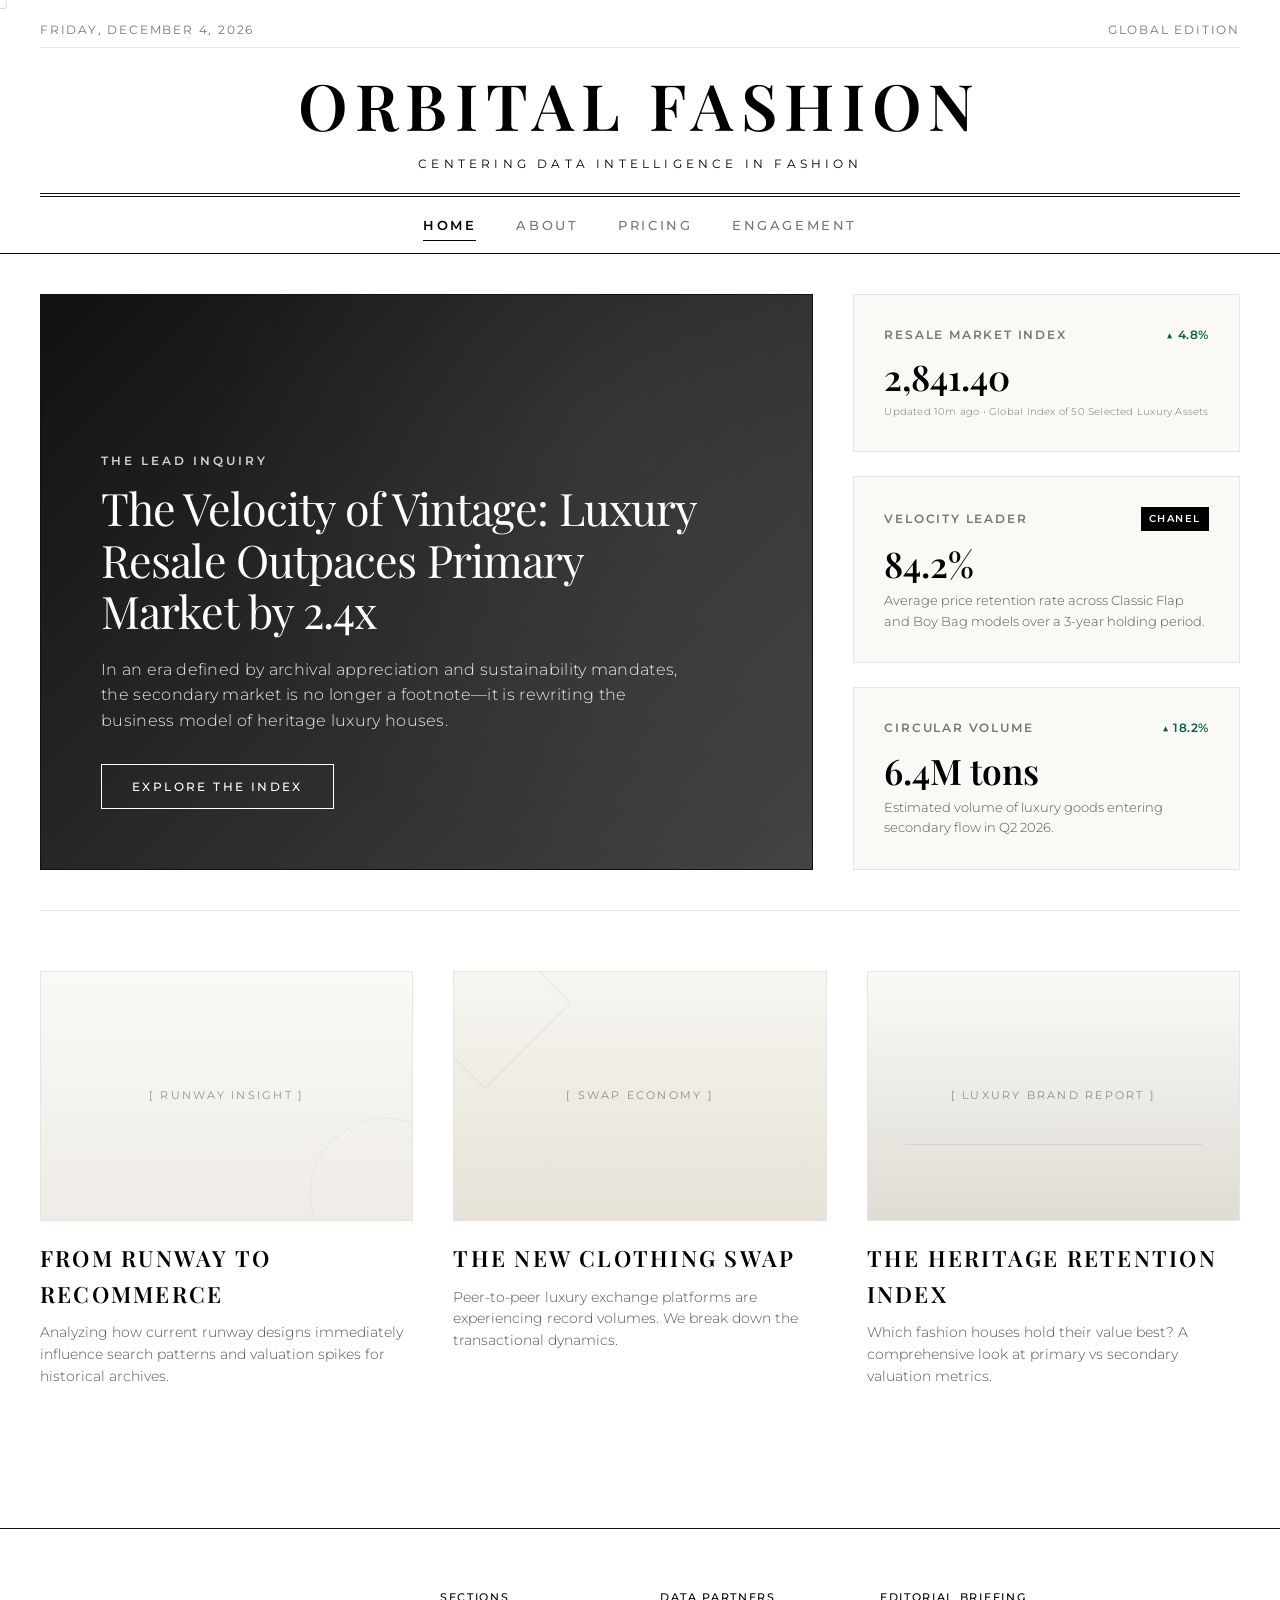
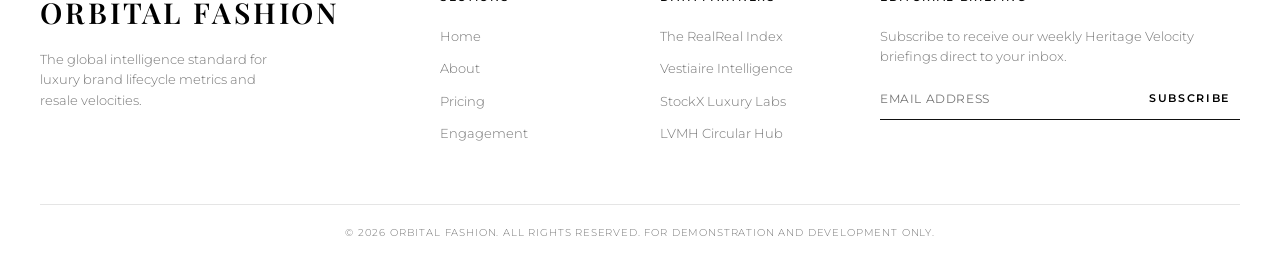
<file: antigravity ui 1/index.html>
<!DOCTYPE html>
<html lang="en">

<head>
    <meta charset="UTF-8">
    <meta name="viewport" content="width=device-width, initial-scale=1.0">
    <title>Orbital Fashion — Resale Analytics & High Fashion Circular Economy</title>
    <meta name="description"
        content="An editorial intelligence platform tracking luxury fashion resale markets, brand velocity, and sustainable circular economy indexes.">
    <!-- Google Fonts: Playfair Display (Serif) & Montserrat (Sans-Serif) -->
    <link rel="preconnect" href="https://fonts.googleapis.com">
    <link rel="preconnect" href="https://fonts.gstatic.com" crossorigin>
    <link
        href="https://fonts.googleapis.com/css2?family=Montserrat:wght@200;300;400;500;600&family=Playfair+Display:ital,wght@0,400;0,600;0,700;1,400&display=swap"
        rel="stylesheet">
    <link rel="stylesheet" href="styles.css">
</head>

<body>

    <!-- Custom Cursor Follower -->
    <div id="custom-cursor" class="custom-cursor">
        <svg id="cursor-svg" viewBox="0 0 100 100" width="40" height="40">
            <!-- Dynamic brand logo SVG path will be injected here by JS -->
        </svg>
    </div>

    <!-- Top Editorial Header (Vogue Style) -->
    <header class="vogue-header">
        <div class="header-meta">
            <span id="current-date" class="meta-date">MONDAY, JULY 13, 2026</span>
            <span class="meta-edition">GLOBAL EDITION</span>
        </div>
        <div class="header-logo-container">
            <h1 class="vogue-logo">ORBITAL FASHION</h1>
        </div>
        <div class="header-tagline">
            CENTERING DATA INTELLIGENCE IN FASHION
        </div>

        <!-- Navigation -->
        <nav class="vogue-nav">
            <ul>
                <li><a href="#home" class="nav-link active" data-section="home">HOME</a></li>
                <li><a href="#about" class="nav-link" data-section="about">ABOUT</a></li>
                <li><a href="#pricing" class="nav-link" data-section="pricing">PRICING</a></li>
                <li><a href="#engagement" class="nav-link" data-section="engagement">ENGAGEMENT</a></li>
            </ul>
        </nav>
    </header>

    <!-- Main Container -->
    <main class="vogue-container">

        <!-- SECTION: HOME -->
        <section id="home" class="vogue-section active">
            <!-- Hero Grid -->
            <div class="hero-grid">
                <div class="hero-main-banner">
                    <div class="editorial-gradient-box">
                        <div class="editorial-inner-content">
                            <span class="category-tag">THE LEAD INQUIRY</span>
                            <h2 class="editorial-title">The Velocity of Vintage: Luxury Resale Outpaces Primary Market
                                by 2.4x</h2>
                            <p class="editorial-lead">In an era defined by archival appreciation and sustainability
                                mandates, the secondary market is no longer a footnote—it is rewriting the business
                                model of heritage luxury houses.</p>
                            <a href="#engagement" class="editorial-btn">EXPLORE THE INDEX</a>
                        </div>
                    </div>
                </div>
                <div class="hero-sidebar">
                    <div class="sidebar-widget index-widget">
                        <div class="widget-header">
                            <h3>RESALE MARKET INDEX</h3>
                            <span class="trend-indicator up">▲ 4.8%</span>
                        </div>
                        <div class="widget-value">2,841.40</div>
                        <div class="widget-meta">Updated 10m ago • Global Index of 50 Selected Luxury Assets</div>
                    </div>
                    <div class="sidebar-widget brand-widget">
                        <div class="widget-header">
                            <h3>VELOCITY LEADER</h3>
                            <span class="brand-badge">CHANEL</span>
                        </div>
                        <div class="widget-value">84.2%</div>
                        <p class="widget-desc">Average price retention rate across Classic Flap and Boy Bag models over
                            a 3-year holding period.</p>
                    </div>
                    <div class="sidebar-widget swap-widget">
                        <div class="widget-header">
                            <h3>CIRCULAR VOLUME</h3>
                            <span class="trend-indicator up">▲ 18.2%</span>
                        </div>
                        <div class="widget-value">6.4M tons</div>
                        <p class="widget-desc">Estimated volume of luxury goods entering secondary flow in Q2 2026.</p>
                    </div>
                </div>
            </div>

            <!-- Editor's Picks / Highlights Grid -->
            <div class="highlights-grid">
                <div class="highlight-item">
                    <div class="item-img-placeholder runway-gradient">
                        <span class="placeholder-label">[ RUNWAY INSIGHT ]</span>
                    </div>
                    <h4 class="item-title">From Runway to Recommerce</h4>
                    <p class="item-excerpt">Analyzing how current runway designs immediately influence search patterns
                        and valuation spikes for historical archives.</p>
                </div>
                <div class="highlight-item">
                    <div class="item-img-placeholder swap-gradient">
                        <span class="placeholder-label">[ SWAP ECONOMY ]</span>
                    </div>
                    <h4 class="item-title">The New Clothing Swap</h4>
                    <p class="item-excerpt">Peer-to-peer luxury exchange platforms are experiencing record volumes. We
                        break down the transactional dynamics.</p>
                </div>
                <div class="highlight-item">
                    <div class="item-img-placeholder luxury-gradient">
                        <span class="placeholder-label">[ LUXURY BRAND REPORT ]</span>
                    </div>
                    <h4 class="item-title">The Heritage Retention Index</h4>
                    <p class="item-excerpt">Which fashion houses hold their value best? A comprehensive look at primary
                        vs secondary valuation metrics.</p>
                </div>
            </div>
        </section>

        <!-- SECTION: ABOUT -->
        <section id="about" class="vogue-section">
            <div class="about-grid">
                <div class="about-editorial-header">
                    <span class="category-tag">OUR MANIFESTO</span>
                    <h2 class="section-title">Bridging Haute Couture and Circular Science</h2>
                </div>
                <div class="about-body">
                    <div class="about-col">
                        <p class="drop-cap-paragraph">
                            <span class="drop-cap">A</span>t the intersection of fashion's highest expressions and the
                            empirical precision of data analytics lies Orbital Fashion. Founded on the belief that
                            luxury is defined by longevity, our platform provides real-time market intelligence on
                            high-fashion resale velocity, demand indexes, and structural circularity metrics.
                        </p>
                        <p>
                            <b>A project by Justin Jao and Yogee Samal</b>
                        </p>
                    </div>
                    <div class="about-col">
                        <h3 class="editorial-subheading">Core Methodologies</h3>
                        <ul class="methodology-list">
                            <li>
                                <strong>The Heritage Velocity Index (HVI)</strong>
                                <p>A proprietary weighting algorithm measuring how rapidly a brand's products
                                    transition, resell, and appreciate on secondary markets relative to retail prices.
                                </p>
                            </li>
                            <li>
                                <strong>Circular Flow Tracking</strong>
                                <p>Measuring the environmental offset of vintage transactions compared to new item
                                    production, visualizing carbon and water preservation indexes.</p>
                            </li>
                            <li>
                                <strong>Archival Search Prediction</strong>
                                <p>Using advanced runway pattern recognition to anticipate which vintage silhouettes and
                                    designers will trend following new collection debuts.</p>
                            </li>
                        </ul>
                    </div>
                </div>
            </div>
        </section>

        <!-- SECTION: PRICING -->
        <section id="pricing" class="vogue-section">
            <div class="pricing-header">
                <span class="category-tag">INTELLIGENCE ACCESS</span>
                <h2 class="section-title">Subscription Models for Circular Luxury</h2>
                <p class="pricing-lead-text">Choose the tier of analytical fidelity required for your enterprise,
                    boutique, or individual collection.</p>
            </div>

            <div class="pricing-grid">
                <!-- Tier 1 -->
                <div class="pricing-card">
                    <div class="card-header">
                        <span class="tier-label">PRÊT-À-PORTER</span>
                        <h3 class="tier-title">Boutique & Curator</h3>
                        <div class="tier-price">$89<span class="price-period">/mo</span></div>
                    </div>
                    <ul class="tier-features">
                        <li>Access to Real-time Heritage Velocity indices</li>
                        <li>Historical pricing data for top 10 luxury brands</li>
                        <li>Basic search volume predictive metrics</li>
                        <li>Monthly circular economy reports</li>
                        <li>Standard API access (1k requests/mo)</li>
                    </ul>
                    <a href="#" class="pricing-btn">SUBSCRIBE NOW</a>
                </div>

                <!-- Tier 2 (Highlighted) -->
                <div class="pricing-card highlighted">
                    <div class="card-header">
                        <span class="tier-label">HAUTE COUTURE</span>
                        <h3 class="tier-title">Fashion Houses & Resale Brands</h3>
                        <div class="tier-price">$299<span class="price-period">/mo</span></div>
                    </div>
                    <ul class="tier-features">
                        <li>Access to full Heritage Velocity index suite</li>
                        <li>Granular item-level SKU resale trackers</li>
                        <li>Predictive runway-to-resale trend analytics</li>
                        <li>Detailed sustainability carbon/water offset logs</li>
                        <li>Priority API access (50k requests/mo)</li>
                        <li>Bi-weekly executive market intelligence briefings</li>
                    </ul>
                    <a href="#" class="pricing-btn">SUBSCRIBE NOW</a>
                </div>

                <!-- Tier 3 -->
                <div class="pricing-card">
                    <div class="card-header">
                        <span class="tier-label">ATELIER</span>
                        <h3 class="tier-title">Custom & Enterprise</h3>
                        <div class="tier-price">CUSTOM</div>
                    </div>
                    <ul class="tier-features">
                        <li>Bespoke data feeds directly to ERP/PLM systems</li>
                        <li>Unlimited API access with custom rate limits</li>
                        <li>Dedicated fashion analytics consultant</li>
                        <li>White-label client reporting features</li>
                        <li>Real-time custom web scrapers for specific luxury segments</li>
                        <li>On-demand research and forecasting audits</li>
                    </ul>
                    <a href="#" class="pricing-btn">CONTACT SALES</a>
                </div>
            </div>
        </section>

        <!-- SECTION: ENGAGEMENT -->
        <section id="engagement" class="vogue-section">
            <div class="engagement-header">
                <span class="category-tag">DATA VISUALIZATION</span>
                <h2 class="section-title">Live Engagement & Market Dynamics</h2>
                <p class="engagement-lead-text">Interact with real-time indicators modeling brand popularity shifts,
                    asset appreciation, and sustainable swap volumes globally.</p>
            </div>

            <!-- Interactive Analytics Dashboard -->
            <div class="dashboard-grid">

                <!-- Chart 1: Resale Index Trend -->
                <div class="dashboard-card chart-card">
                    <div class="card-header-flex">
                        <h4>Brand Resale Index Performance (Q1-Q2 2026)</h4>
                        <div class="chart-legend">
                            <span class="legend-item"><span class="legend-color chanel"></span>Chanel</span>
                            <span class="legend-item"><span class="legend-color hermes"></span>Hermès</span>
                            <span class="legend-item"><span class="legend-color gucci"></span>Gucci</span>
                        </div>
                    </div>
                    <div class="chart-wrapper">
                        <!-- We will draw the chart here using Canvas -->
                        <canvas id="indexTrendChart"></canvas>
                    </div>
                </div>

                <!-- Chart 2: Circular Flow Share -->
                <div class="dashboard-card chart-card">
                    <div class="card-header-flex">
                        <h4>Luxury Resale Volume Share by Category</h4>
                    </div>
                    <div class="chart-wrapper donut-wrapper">
                        <canvas id="categoryShareChart"></canvas>
                    </div>
                </div>

                <!-- Brand Leaderboard Table -->
                <div class="dashboard-card table-card">
                    <div class="card-header-flex">
                        <h4>Heritage Brand Resale Leaderboard</h4>
                        <span class="table-updated">July 2026</span>
                    </div>
                    <div class="table-wrapper">
                        <table class="editorial-table">
                            <thead>
                                <tr>
                                    <th>Rank</th>
                                    <th>Brand</th>
                                    <th>Resale Velocity Index</th>
                                    <th>Avg. Price Retention</th>
                                    <th>Trend</th>
                                </tr>
                            </thead>
                            <tbody>
                                <tr class="table-row-hover">
                                    <td>01</td>
                                    <td class="brand-cell">Hermès</td>
                                    <td>94.8</td>
                                    <td>91.2%</td>
                                    <td class="trend-up">▲ +2.4%</td>
                                </tr>
                                <tr class="table-row-hover">
                                    <td>02</td>
                                    <td class="brand-cell">Chanel</td>
                                    <td>91.2</td>
                                    <td>84.2%</td>
                                    <td class="trend-up">▲ +1.8%</td>
                                </tr>
                                <tr class="table-row-hover">
                                    <td>03</td>
                                    <td class="brand-cell">Louis Vuitton</td>
                                    <td>86.5</td>
                                    <td>78.5%</td>
                                    <td class="trend-down">▼ -0.3%</td>
                                </tr>
                                <tr class="table-row-hover">
                                    <td>04</td>
                                    <td class="brand-cell">Prada</td>
                                    <td>82.1</td>
                                    <td>71.0%</td>
                                    <td class="trend-up">▲ +4.1%</td>
                                </tr>
                                <tr class="table-row-hover">
                                    <td>05</td>
                                    <td class="brand-cell">Gucci</td>
                                    <td>78.4</td>
                                    <td>64.5%</td>
                                    <td class="trend-down">▼ -1.5%</td>
                                </tr>
                            </tbody>
                        </table>
                    </div>
                </div>

                <!-- Dynamic Interaction Stats -->
                <div class="dashboard-card info-card">
                    <div class="info-metric-container">
                        <div class="info-metric">
                            <span class="info-num" id="live-swap-counter">142,850</span>
                            <span class="info-label">Active Clothing Swaps Audited Today</span>
                        </div>
                        <hr class="info-divider">
                        <div class="info-metric">
                            <span class="info-num" id="live-co2-counter">1,842.50</span>
                            <span class="info-label">Metric Tons of CO₂ Saved Today (Est.)</span>
                        </div>
                    </div>
                    <div class="info-cta">
                        <p>Our indexes parse real-time global resale data stream API pipelines every 10 seconds. Check
                            back for real-time adjustments.</p>
                        <button class="cta-button" id="refresh-dashboard-btn">REFRESH DATA FEED</button>
                    </div>
                </div>

            </div>
        </section>

    </main>

    <!-- Footer -->
    <footer class="vogue-footer">
        <div class="footer-grid">
            <div class="footer-brand">
                <h2>ORBITAL FASHION</h2>
                <p>The global intelligence standard for luxury brand lifecycle metrics and resale velocities.</p>
            </div>
            <div class="footer-links">
                <h4>SECTIONS</h4>
                <ul>
                    <li><a href="#home">Home</a></li>
                    <li><a href="#about">About</a></li>
                    <li><a href="#pricing">Pricing</a></li>
                    <li><a href="#engagement">Engagement</a></li>
                </ul>
            </div>
            <div class="footer-links">
                <h4>DATA PARTNERS</h4>
                <ul>
                    <li>The RealReal Index</li>
                    <li>Vestiaire Intelligence</li>
                    <li>StockX Luxury Labs</li>
                    <li>LVMH Circular Hub</li>
                </ul>
            </div>
            <div class="footer-newsletter">
                <h4>EDITORIAL BRIEFING</h4>
                <p>Subscribe to receive our weekly Heritage Velocity briefings direct to your inbox.</p>
                <form class="footer-form"
                    onsubmit="event.preventDefault(); alert('Thank you for subscribing to Orbital Fashion Briefings.');">
                    <input type="email" placeholder="EMAIL ADDRESS" required>
                    <button type="submit">SUBSCRIBE</button>
                </form>
            </div>
        </div>
        <div class="footer-bottom">
            <p>&copy; 2026 ORBITAL FASHION. ALL RIGHTS RESERVED. FOR DEMONSTRATION AND DEVELOPMENT ONLY.</p>
        </div>
    </footer>

    <script src="app.js"></script>
</body>

</html>
</file>
<file: antigravity ui 1/styles.css>
/* --- DESIGN SYSTEM (VOGUE INSPIRED) --- */

:root {
    --primary-color: #000000;
    --secondary-color: #111111;
    --background-color: #FFFFFF;
    --cream-bg: #FAF9F6; /* Alabaster / warm editorial white */
    --accent-gray: #767676;
    --border-light: #E5E5E5;
    --border-dark: #111111;
    --text-color: #222222;
    --accent-red: #8B0000; /* Subtle editorial red */
    
    /* Brand specific colors for visual flair */
    --color-chanel: #000000;
    --color-hermes: #E65A28; /* Hermès Orange */
    --color-gucci: #006643;  /* Gucci Green */
    --color-prada: #0A0A0A;
    --color-lv: #C5A059;     /* LV Gold/Brown */
}

/* Base resets and scrollbar styling */
* {
    margin: 0;
    padding: 0;
    box-sizing: border-box;
}

html {
    scroll-behavior: smooth;
    font-size: 16px;
    background-color: var(--background-color);
    color: var(--text-color);
}

body {
    font-family: 'Montserrat', sans-serif;
    font-weight: 300;
    line-height: 1.6;
    overflow-x: hidden;
    cursor: none; /* Hide default cursor */
}

/* Hide default cursor on interactive items too to prevent flicker */
a, button, input, select, textarea, [role="button"], .table-row-hover {
    cursor: none !important;
}

/* Selection highlight styling */
::selection {
    background-color: var(--primary-color);
    color: var(--background-color);
}

/* --- CUSTOM CURSOR FOLLOWER --- */
.custom-cursor {
    position: fixed;
    top: 0;
    left: 0;
    width: 50px;
    height: 50px;
    margin-left: -25px;
    margin-top: -25px;
    border-radius: 50%;
    pointer-events: none;
    z-index: 10000;
    display: flex;
    justify-content: center;
    align-items: center;
    mix-blend-mode: difference; /* Invert colors over black/white content */
    transition: transform 0.15s cubic-bezier(0.25, 1, 0.5, 1), background-color 0.3s ease;
    transform: scale(1);
}

.custom-cursor svg {
    fill: #FFFFFF; /* White so it is visible via 'difference' mix-blend-mode */
    width: 28px;
    height: 28px;
    transition: transform 0.2s ease, fill 0.2s ease;
}

/* Interactive hover state for custom cursor */
.custom-cursor.hovered {
    transform: scale(1.4);
    background-color: rgba(255, 255, 255, 0.1);
    box-shadow: 0 0 0 1px rgba(255, 255, 255, 0.2);
}

.custom-cursor.hovered svg {
    transform: scale(1.1);
}

/* --- EDITORIAL TYPOGRAPHY & HEADINGS --- */
h1, h2, h3, .editorial-title, .section-title {
    font-family: 'Playfair Display', serif;
    font-weight: 400;
    color: var(--primary-color);
    letter-spacing: -0.02em;
}

h4 {
    font-family: 'Montserrat', sans-serif;
    font-weight: 500;
    text-transform: uppercase;
    letter-spacing: 0.1em;
    color: var(--primary-color);
}

/* --- EDITORIAL HEADER (VOGUE STRUCTURE) --- */
.vogue-header {
    width: 100%;
    max-width: 1400px;
    margin: 0 auto;
    padding: 20px 40px 0 40px;
    background-color: var(--background-color);
    border-bottom: 1px solid var(--border-dark);
}

.header-meta {
    display: flex;
    justify-content: space-between;
    align-items: center;
    border-bottom: 1px solid var(--border-light);
    padding-bottom: 8px;
    font-size: 0.75rem;
    font-weight: 400;
    letter-spacing: 0.15em;
    color: var(--accent-gray);
}

.header-logo-container {
    text-align: center;
    padding: 25px 0 15px 0;
}

.vogue-logo {
    font-size: 4rem;
    font-weight: 600;
    letter-spacing: 0.12em;
    line-height: 1;
    display: inline-block;
    transition: letter-spacing 0.5s ease;
}

.vogue-logo:hover {
    letter-spacing: 0.16em;
}

.header-tagline {
    text-align: center;
    font-size: 0.75rem;
    font-weight: 400;
    letter-spacing: 0.35em;
    padding-bottom: 20px;
    color: var(--primary-color);
    border-bottom: 4px double var(--border-dark); /* Traditional double border */
}

/* Navigation Bar */
.vogue-nav {
    padding: 15px 0;
}

.vogue-nav ul {
    list-style: none;
    display: flex;
    justify-content: center;
    align-items: center;
    gap: 40px;
}

.vogue-nav ul li a {
    text-decoration: none;
    font-size: 0.8rem;
    font-weight: 500;
    letter-spacing: 0.2em;
    color: var(--accent-gray);
    padding: 8px 0;
    position: relative;
    transition: color 0.3s ease;
}

.vogue-nav ul li a::after {
    content: '';
    position: absolute;
    bottom: 0;
    left: 0;
    width: 0;
    height: 1px;
    background-color: var(--primary-color);
    transition: width 0.3s ease;
}

.vogue-nav ul li a:hover {
    color: var(--primary-color);
}

.vogue-nav ul li a:hover::after,
.vogue-nav ul li a.active::after {
    width: 100%;
}

.vogue-nav ul li a.active {
    color: var(--primary-color);
    font-weight: 600;
}

/* --- MAIN CONTAINER & RESPONSIVE SECTIONS --- */
.vogue-container {
    max-width: 1400px;
    margin: 0 auto;
    padding: 40px;
}

.vogue-section {
    display: none; /* Tab routing mechanism */
    animation: fadeIn 0.8s cubic-bezier(0.16, 1, 0.3, 1) forwards;
}

.vogue-section.active {
    display: block;
}

@keyframes fadeIn {
    from {
        opacity: 0;
        transform: translateY(20px);
    }
    to {
        opacity: 1;
        transform: translateY(0);
    }
}

/* Section Shared Headers */
.category-tag {
    display: inline-block;
    font-size: 0.75rem;
    font-weight: 600;
    letter-spacing: 0.25em;
    color: var(--accent-red);
    text-transform: uppercase;
    margin-bottom: 12px;
}

.section-title {
    font-size: 3rem;
    line-height: 1.1;
    margin-bottom: 24px;
    font-weight: 400;
}

/* --- SECTION: HOME DESIGN --- */
.hero-grid {
    display: grid;
    grid-template-columns: 2fr 1fr;
    gap: 40px;
    margin-bottom: 60px;
    border-bottom: 1px solid var(--border-light);
    padding-bottom: 40px;
}

.hero-main-banner {
    display: flex;
    flex-direction: column;
}

/* Editorial Gradient Placeholder in place of Runway Image */
.editorial-gradient-box {
    flex: 1;
    background: linear-gradient(135deg, #111111 0%, #2a2a2a 50%, #444444 100%);
    color: #FFFFFF;
    padding: 60px;
    display: flex;
    align-items: flex-end;
    position: relative;
    overflow: hidden;
    min-height: 480px;
    border: 1px solid var(--border-dark);
}

.editorial-gradient-box::before {
    content: '';
    position: absolute;
    top: 0;
    left: 0;
    width: 100%;
    height: 100%;
    background: radial-gradient(circle at 75% 25%, rgba(255, 255, 255, 0.05) 0%, transparent 60%);
}

.editorial-inner-content {
    position: relative;
    z-index: 2;
    max-width: 600px;
}

.editorial-inner-content .category-tag {
    color: #FFFFFF;
    opacity: 0.8;
}

.editorial-title {
    font-size: 2.8rem;
    color: #FFFFFF;
    line-height: 1.15;
    margin-bottom: 20px;
    font-weight: 400;
}

.editorial-lead {
    font-size: 1rem;
    font-weight: 300;
    opacity: 0.9;
    margin-bottom: 30px;
    font-family: 'Montserrat', sans-serif;
    letter-spacing: 0.02em;
}

.editorial-btn {
    display: inline-block;
    text-decoration: none;
    color: #FFFFFF;
    border: 1px solid #FFFFFF;
    padding: 12px 30px;
    font-size: 0.75rem;
    letter-spacing: 0.2em;
    font-weight: 500;
    background-color: transparent;
    transition: all 0.3s ease;
}

.editorial-btn:hover {
    background-color: #FFFFFF;
    color: #000000;
}

/* Sidebar Editorial Widgets */
.hero-sidebar {
    display: flex;
    flex-direction: column;
    gap: 24px;
}

.sidebar-widget {
    background-color: var(--cream-bg);
    border: 1px solid var(--border-light);
    padding: 30px;
    display: flex;
    flex-direction: column;
    justify-content: space-between;
    transition: all 0.3s ease;
}

.sidebar-widget:hover {
    border-color: var(--border-dark);
    transform: translateY(-2px);
    box-shadow: 0 4px 15px rgba(0,0,0,0.02);
}

.widget-header {
    display: flex;
    justify-content: space-between;
    align-items: center;
    margin-bottom: 15px;
}

.sidebar-widget h3 {
    font-family: 'Montserrat', sans-serif;
    font-weight: 600;
    font-size: 0.75rem;
    letter-spacing: 0.15em;
    color: var(--accent-gray);
}

.trend-indicator {
    font-size: 0.75rem;
    font-weight: 600;
    letter-spacing: 0.05em;
}

.trend-indicator.up {
    color: var(--color-gucci);
}

.trend-indicator.down {
    color: var(--accent-red);
}

.widget-value {
    font-family: 'Playfair Display', serif;
    font-size: 2.2rem;
    font-weight: 600;
    color: var(--primary-color);
    line-height: 1;
    margin-bottom: 10px;
}

.widget-meta {
    font-size: 0.65rem;
    letter-spacing: 0.02em;
    color: var(--accent-gray);
}

.brand-badge {
    background-color: var(--primary-color);
    color: #FFFFFF;
    font-size: 0.65rem;
    font-weight: 600;
    letter-spacing: 0.15em;
    padding: 4px 8px;
}

.widget-desc {
    font-size: 0.8rem;
    color: #555555;
    font-weight: 300;
}

/* Highlights Grid */
.highlights-grid {
    display: grid;
    grid-template-columns: repeat(3, 1fr);
    gap: 40px;
}

.highlight-item {
    display: flex;
    flex-direction: column;
}

.item-img-placeholder {
    width: 100%;
    height: 250px;
    display: flex;
    justify-content: center;
    align-items: center;
    border: 1px solid var(--border-light);
    margin-bottom: 20px;
    position: relative;
    overflow: hidden;
    transition: border-color 0.3s ease;
}

.highlight-item:hover .item-img-placeholder {
    border-color: var(--border-dark);
}

.placeholder-label {
    font-family: 'Montserrat', sans-serif;
    font-size: 0.7rem;
    letter-spacing: 0.2em;
    color: rgba(0,0,0,0.4);
    font-weight: 400;
    z-index: 2;
    transition: color 0.3s ease;
}

.highlight-item:hover .placeholder-label {
    color: rgba(0,0,0,0.8);
}

/* Soft gradients for the item card placeholders to look rich and premium */
.runway-gradient {
    background: linear-gradient(to bottom, #FAF9F6, #EFECE6);
}
.runway-gradient::after {
    content: '';
    position: absolute;
    bottom: -50px;
    right: -50px;
    width: 150px;
    height: 150px;
    border: 1px dashed rgba(0,0,0,0.08);
    border-radius: 50%;
}

.swap-gradient {
    background: linear-gradient(to bottom, #F7F5F0, #E6E2D8);
}
.swap-gradient::after {
    content: '';
    position: absolute;
    top: -30px;
    left: -30px;
    width: 120px;
    height: 120px;
    border: 1px solid rgba(0,0,0,0.06);
    transform: rotate(45deg);
}

.luxury-gradient {
    background: linear-gradient(to bottom, #FAF9F6, #DFDCD4);
}
.luxury-gradient::after {
    content: '';
    position: absolute;
    width: 80%;
    height: 1px;
    background-color: rgba(0,0,0,0.08);
    bottom: 30%;
}

.item-title {
    font-family: 'Playfair Display', serif;
    font-size: 1.4rem;
    margin-bottom: 10px;
    font-weight: 600;
}

.item-excerpt {
    font-size: 0.85rem;
    color: #555555;
    font-weight: 300;
}

/* --- SECTION: ABOUT DESIGN --- */
.about-grid {
    display: flex;
    flex-direction: column;
    gap: 40px;
}

.about-editorial-header {
    border-bottom: 1px solid var(--border-light);
    padding-bottom: 20px;
}

.about-body {
    display: grid;
    grid-template-columns: 1fr 1fr;
    gap: 80px;
}

.about-col {
    display: flex;
    flex-direction: column;
    gap: 20px;
}

.drop-cap-paragraph {
    font-size: 1.1rem;
    line-height: 1.7;
    color: var(--secondary-color);
}

.drop-cap {
    font-family: 'Playfair Display', serif;
    font-size: 4.5rem;
    float: left;
    line-height: 0.75;
    padding-top: 8px;
    padding-right: 12px;
    font-weight: 700;
    color: var(--primary-color);
}

.editorial-subheading {
    font-size: 1.5rem;
    margin-bottom: 15px;
    border-bottom: 1px solid var(--border-dark);
    padding-bottom: 5px;
}

.methodology-list {
    list-style: none;
    display: flex;
    flex-direction: column;
    gap: 24px;
}

.methodology-list li strong {
    font-family: 'Montserrat', sans-serif;
    font-weight: 500;
    font-size: 0.9rem;
    letter-spacing: 0.05em;
    text-transform: uppercase;
    color: var(--primary-color);
}

.methodology-list li p {
    font-size: 0.85rem;
    color: #555555;
    margin-top: 4px;
}

/* --- SECTION: PRICING DESIGN --- */
.pricing-header {
    text-align: center;
    margin-bottom: 60px;
    border-bottom: 1px solid var(--border-light);
    padding-bottom: 40px;
}

.pricing-lead-text {
    max-width: 600px;
    margin: 0 auto;
    font-size: 0.95rem;
    color: var(--accent-gray);
}

.pricing-grid {
    display: grid;
    grid-template-columns: repeat(3, 1fr);
    gap: 40px;
}

.pricing-card {
    border: 1px solid var(--border-light);
    background-color: var(--background-color);
    padding: 50px 40px;
    display: flex;
    flex-direction: column;
    justify-content: space-between;
    min-height: 520px;
    transition: all 0.4s cubic-bezier(0.16, 1, 0.3, 1);
}

.pricing-card:hover {
    border-color: var(--border-dark);
    transform: translateY(-5px);
    box-shadow: 0 10px 30px rgba(0,0,0,0.05);
}

.pricing-card.highlighted {
    border: 2px solid var(--border-dark);
    position: relative;
    background-color: var(--cream-bg);
}

.pricing-card.highlighted::before {
    content: 'RECOMMENDED';
    position: absolute;
    top: -12px;
    left: 50%;
    transform: translateX(-50%);
    background-color: var(--primary-color);
    color: #FFFFFF;
    font-size: 0.65rem;
    font-weight: 600;
    letter-spacing: 0.2em;
    padding: 4px 14px;
}

.card-header {
    border-bottom: 1px solid var(--border-light);
    padding-bottom: 24px;
    margin-bottom: 30px;
}

.pricing-card.highlighted .card-header {
    border-color: rgba(0,0,0,0.15);
}

.tier-label {
    font-size: 0.7rem;
    font-weight: 600;
    letter-spacing: 0.15em;
    color: var(--accent-gray);
    display: block;
    margin-bottom: 8px;
}

.tier-title {
    font-size: 1.8rem;
    font-weight: 600;
    margin-bottom: 15px;
    line-height: 1.2;
}

.tier-price {
    font-family: 'Playfair Display', serif;
    font-size: 3rem;
    font-weight: 700;
    line-height: 1;
    color: var(--primary-color);
}

.price-period {
    font-family: 'Montserrat', sans-serif;
    font-size: 0.85rem;
    font-weight: 400;
    color: var(--accent-gray);
    letter-spacing: 0.05em;
}

.tier-features {
    list-style: none;
    margin-bottom: 40px;
    display: flex;
    flex-direction: column;
    gap: 15px;
    flex: 1;
}

.tier-features li {
    font-size: 0.85rem;
    font-weight: 300;
    position: relative;
    padding-left: 20px;
    color: #444444;
}

.tier-features li::before {
    content: '—';
    position: absolute;
    left: 0;
    color: var(--accent-gray);
}

.pricing-btn {
    display: block;
    text-align: center;
    text-decoration: none;
    background-color: transparent;
    color: var(--primary-color);
    border: 1px solid var(--border-dark);
    padding: 15px;
    font-size: 0.75rem;
    font-weight: 600;
    letter-spacing: 0.25em;
    transition: all 0.3s ease;
}

.pricing-btn:hover {
    background-color: var(--primary-color);
    color: #FFFFFF;
}

.pricing-card.highlighted .pricing-btn {
    background-color: var(--primary-color);
    color: #FFFFFF;
}

.pricing-card.highlighted .pricing-btn:hover {
    background-color: transparent;
    color: var(--primary-color);
}

/* --- SECTION: ENGAGEMENT & DASHBOARD --- */
.engagement-header {
    text-align: center;
    margin-bottom: 60px;
    border-bottom: 1px solid var(--border-light);
    padding-bottom: 40px;
}

.engagement-lead-text {
    max-width: 700px;
    margin: 0 auto;
    font-size: 0.95rem;
    color: var(--accent-gray);
}

.dashboard-grid {
    display: grid;
    grid-template-columns: repeat(6, 1fr);
    gap: 30px;
}

.dashboard-card {
    background-color: var(--background-color);
    border: 1px solid var(--border-light);
    padding: 30px;
    display: flex;
    flex-direction: column;
    transition: all 0.3s ease;
}

.dashboard-card:hover {
    border-color: var(--border-dark);
}

.chart-card {
    grid-column: span 3;
}

.table-card {
    grid-column: span 4;
}

.info-card {
    grid-column: span 2;
    background-color: var(--cream-bg);
    justify-content: space-between;
}

.card-header-flex {
    display: flex;
    justify-content: space-between;
    align-items: center;
    border-bottom: 1px solid var(--border-light);
    padding-bottom: 15px;
    margin-bottom: 20px;
}

.card-header-flex h4 {
    font-size: 0.8rem;
    letter-spacing: 0.05em;
    font-weight: 500;
}

.chart-legend {
    display: flex;
    gap: 15px;
    font-size: 0.7rem;
    font-weight: 400;
}

.legend-item {
    display: flex;
    align-items: center;
    gap: 6px;
}

.legend-color {
    width: 8px;
    height: 8px;
    border-radius: 50%;
}

.legend-color.chanel { background-color: var(--color-chanel); }
.legend-color.hermes { background-color: var(--color-hermes); }
.legend-color.gucci { background-color: var(--color-gucci); }

.chart-wrapper {
    position: relative;
    width: 100%;
    height: 250px;
}

.donut-wrapper {
    height: 250px;
    display: flex;
    justify-content: center;
    align-items: center;
}

/* Editorial Table */
.table-wrapper {
    width: 100%;
    overflow-x: auto;
}

.editorial-table {
    width: 100%;
    border-collapse: collapse;
    text-align: left;
}

.editorial-table th {
    font-size: 0.7rem;
    font-weight: 600;
    letter-spacing: 0.1em;
    text-transform: uppercase;
    padding: 12px 10px;
    border-bottom: 2px solid var(--border-dark);
    color: var(--accent-gray);
}

.editorial-table td {
    padding: 16px 10px;
    font-size: 0.85rem;
    border-bottom: 1px solid var(--border-light);
    font-weight: 300;
}

.table-row-hover {
    transition: background-color 0.2s ease;
}

.table-row-hover:hover {
    background-color: var(--cream-bg);
}

.brand-cell {
    font-family: 'Playfair Display', serif;
    font-weight: 600;
    font-size: 1rem;
}

.trend-up {
    color: var(--color-gucci);
    font-weight: 500;
}

.trend-down {
    color: var(--accent-red);
    font-weight: 500;
}

.table-updated {
    font-size: 0.65rem;
    letter-spacing: 0.1em;
    text-transform: uppercase;
    color: var(--accent-gray);
}

/* Info Metrics */
.info-metric-container {
    display: flex;
    flex-direction: column;
    gap: 20px;
}

.info-metric {
    display: flex;
    flex-direction: column;
}

.info-num {
    font-family: 'Playfair Display', serif;
    font-size: 2.5rem;
    font-weight: 600;
    line-height: 1.1;
    color: var(--primary-color);
}

.info-label {
    font-size: 0.7rem;
    letter-spacing: 0.05em;
    color: var(--accent-gray);
    text-transform: uppercase;
    margin-top: 4px;
}

.info-divider {
    border: none;
    border-top: 1px solid var(--border-light);
}

.info-cta {
    margin-top: 30px;
}

.info-cta p {
    font-size: 0.75rem;
    color: #555555;
    margin-bottom: 15px;
}

.cta-button {
    width: 100%;
    background-color: var(--primary-color);
    color: #FFFFFF;
    border: 1px solid var(--border-dark);
    padding: 12px;
    font-size: 0.7rem;
    font-weight: 500;
    letter-spacing: 0.2em;
    text-align: center;
    transition: all 0.3s ease;
}

.cta-button:hover {
    background-color: transparent;
    color: var(--primary-color);
}

/* --- FOOTER DESIGN --- */
.vogue-footer {
    border-top: 1px solid var(--border-dark);
    margin-top: 100px;
    background-color: var(--background-color);
    padding: 60px 40px 20px 40px;
}

.footer-grid {
    display: grid;
    grid-template-columns: 2fr 1fr 1fr 2fr;
    gap: 40px;
    margin-bottom: 60px;
}

.footer-brand h2 {
    font-size: 1.8rem;
    font-weight: 600;
    letter-spacing: 0.1em;
    margin-bottom: 15px;
}

.footer-brand p {
    font-size: 0.8rem;
    color: var(--accent-gray);
    max-width: 250px;
}

.vogue-footer h4 {
    font-size: 0.7rem;
    letter-spacing: 0.15em;
    margin-bottom: 20px;
    color: var(--primary-color);
}

.footer-links ul {
    list-style: none;
    display: flex;
    flex-direction: column;
    gap: 12px;
}

.footer-links ul li {
    font-size: 0.8rem;
    color: var(--accent-gray);
}

.footer-links ul li a {
    text-decoration: none;
    color: var(--accent-gray);
    transition: color 0.3s ease;
}

.footer-links ul li a:hover {
    color: var(--primary-color);
}

.footer-newsletter p {
    font-size: 0.8rem;
    color: var(--accent-gray);
    margin-bottom: 15px;
}

.footer-form {
    display: flex;
    border-bottom: 1px solid var(--border-dark);
    padding-bottom: 5px;
}

.footer-form input {
    flex: 1;
    border: none;
    background: transparent;
    padding: 8px 0;
    font-family: 'Montserrat', sans-serif;
    font-size: 0.75rem;
    letter-spacing: 0.05em;
    outline: none;
}

.footer-form button {
    border: none;
    background: transparent;
    font-family: 'Montserrat', sans-serif;
    font-size: 0.7rem;
    font-weight: 600;
    letter-spacing: 0.15em;
    color: var(--primary-color);
    padding: 0 10px;
    transition: opacity 0.3s ease;
}

.footer-form button:hover {
    opacity: 0.6;
}

.footer-bottom {
    border-top: 1px solid var(--border-light);
    padding-top: 20px;
    text-align: center;
    font-size: 0.65rem;
    letter-spacing: 0.08em;
    color: var(--accent-gray);
}

/* --- RESPONSIVE MEDIA QUERIES --- */
@media (max-width: 1024px) {
    .hero-grid {
        grid-template-columns: 1fr;
    }
    .pricing-grid {
        grid-template-columns: 1fr;
        max-width: 500px;
        margin: 0 auto;
    }
    .dashboard-grid {
        grid-template-columns: 1fr;
    }
    .chart-card, .table-card, .info-card {
        grid-column: span 6;
    }
    .footer-grid {
        grid-template-columns: 1fr 1fr;
    }
}

@media (max-width: 768px) {
    .vogue-logo {
        font-size: 2.5rem;
    }
    .vogue-nav ul {
        flex-wrap: wrap;
        gap: 15px;
    }
    .about-body {
        grid-template-columns: 1fr;
        gap: 40px;
    }
    .highlights-grid {
        grid-template-columns: 1fr;
    }
    .vogue-container {
        padding: 20px;
    }
    .editorial-gradient-box {
        padding: 30px;
    }
    .editorial-title {
        font-size: 2rem;
    }
    .custom-cursor {
        display: none !important; /* Hide custom cursor on small touch screens */
    }
    body {
        cursor: default !important;
    }
    a, button, input, select, textarea, [role="button"], .table-row-hover {
        cursor: pointer !important;
    }
}
</file>
